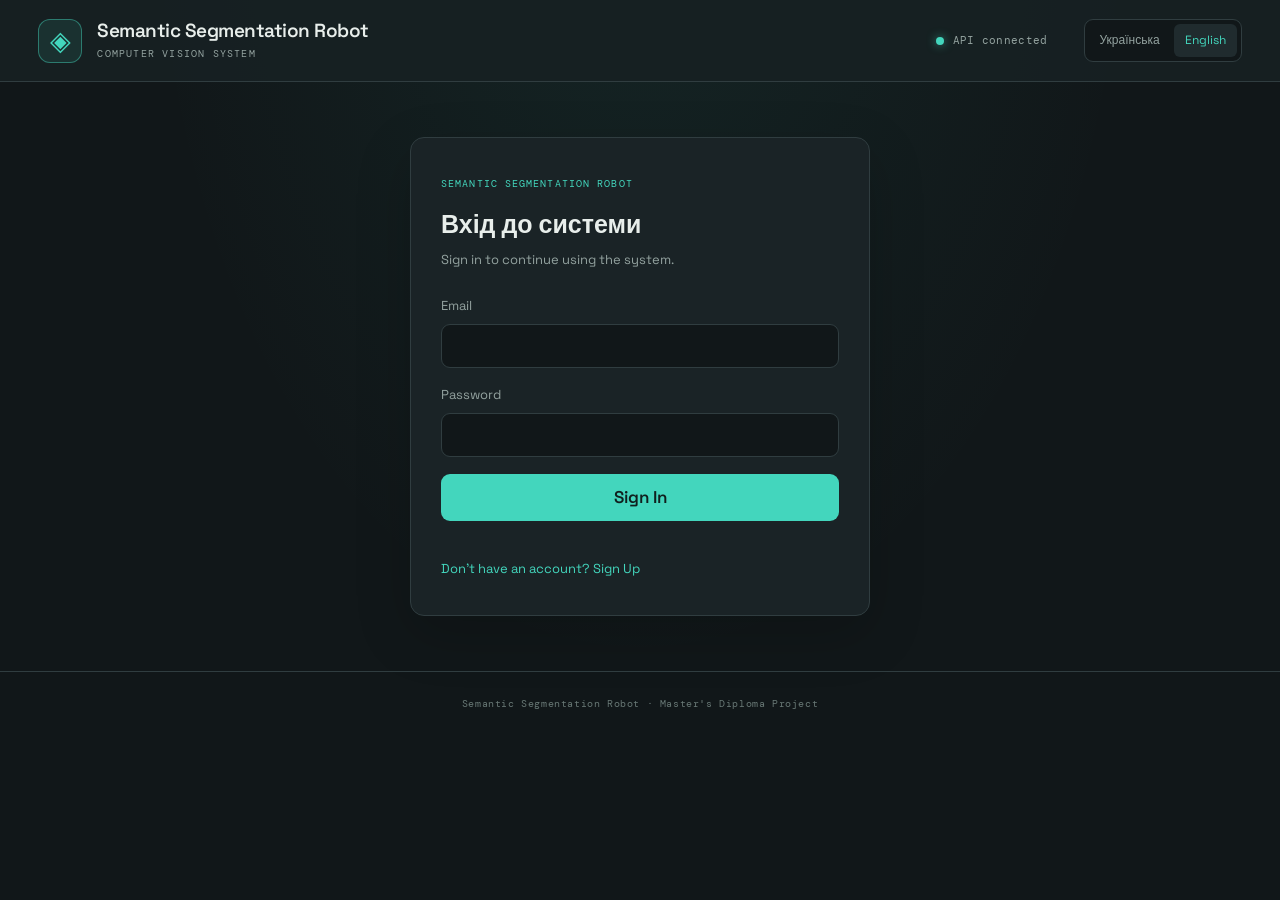
<file: MastersDiploma/frontend/index.html>
<!DOCTYPE html>
<html lang="en" class="auth-pending">
<script>
(function () {
    try {
        if (localStorage.getItem("segmentationLanguage") === "uk") {
            document.documentElement.lang = "uk";
            document.documentElement.classList.add("language-pending");
        }
    } catch (error) {
        console.warn("Could not read language preference:", error);
    }
})();
</script>


<head>
    <meta charset="UTF-8">
    <meta name="viewport" content="width=device-width, initial-scale=1.0">

    <title>Semantic Segmentation Robot</title>

    <link rel="icon" type="image/svg+xml" href="favicon.svg?v=1">
    <link rel="stylesheet" href="css/style.css">
</head>


<body>

<header>

    <div class="brand">

        <div class="brand-icon">
            ◈
        </div>

        <div>

            <h1>
                Semantic Segmentation Robot
            </h1>

            <span>
                Computer Vision System
            </span>

        </div>

    </div>


    <div class="status">

        <div class="status-dot"></div>

        API connected

    </div>


    <div class="language-switch">
        <button type="button" id="lang-uk" class="active">Українська</button>
        <button type="button" id="lang-en">English</button>
    </div>

</header>


<section id="authSection" class="auth-section">
    <div class="auth-card">
        <div class="auth-heading">
            <span class="auth-eyebrow">SEMANTIC SEGMENTATION ROBOT</span>
            <h2 id="authTitle">Вхід до системи</h2>
            <p id="authDescription">Увійдіть, щоб продовжити роботу із системою.</p>
        </div>

        <form id="authForm" class="auth-form">
            <label id="usernameField" class="auth-field" hidden>
                <span>Ім'я користувача</span>
                <input id="authUsername" name="username" type="text"
                       minlength="3" maxlength="50" autocomplete="username">
            </label>

            <label class="auth-field">
                <span>Email</span>
                <input id="authEmail" name="email" type="email"
                       maxlength="120" autocomplete="email" required>
            </label>

            <label class="auth-field">
                <span>Пароль</span>
                <input id="authPassword" name="password" type="password"
                       minlength="8" maxlength="128"
                       autocomplete="current-password" required>
            </label>

            <button id="authSubmit" class="auth-submit" type="submit">Увійти</button>
        </form>

        <p id="authMessage" class="auth-message" role="status" aria-live="polite"></p>

        <button id="authModeToggle" class="auth-mode-toggle" type="button">
            Немає облікового запису? Зареєструватися
        </button>
    </div>
</section>

<div id="accountBar" class="account-bar" hidden>
    <div class="account-info">
        <span class="account-caption">Current user</span>
        <strong id="accountUsername"></strong>
        <span id="accountRole" class="account-role"></span>
    </div>
    <button id="logoutButton" class="logout-button" type="button">Вийти</button>
</div>



<main id="appMain" hidden>

    <nav class="primary-nav" aria-label="Main navigation">
        <div class="primary-nav-links">
            <a href="#datasetPanel" id="navDatasets"
               data-role-nav="datasets" hidden>Datasets</a>
            <a href="#adminPanel" id="navUsers"
               data-role-nav="admin" hidden>Users</a>
            <a href="#resultSection" data-requires-results hidden>Results</a>
            <a href="#obstacleAnalysis" data-requires-results hidden>Environment</a>
            <a href="#processingSection">Segmentation</a>
            <a href="#analysisHistory">History</a>
        </div>
    </nav>

    <!-- ================= ROLE-BASED PANELS ================= -->

    <section id="datasetPanel" class="info-card role-panel" hidden>
        <div class="role-panel-heading">
            <div>
                <span class="role-panel-eyebrow">DATA MANAGEMENT</span>
                <h2>Dataset Management</h2>
                <p>Browse datasets, inspect stored images and upload new images for segmentation.</p>
            </div>
            <button id="refreshDatasetsButton" class="role-action-button" type="button">
                Refresh
            </button>
        </div>

        <div class="role-panel-controls">
            <label for="datasetSelect">Select dataset</label>
            <select id="datasetSelect">
                <option value="">Loading datasets...</option>
            </select>
        </div>

        <div id="datasetSummary" class="role-panel-summary">
            Select a dataset to view its contents.
        </div>

        <div class="dataset-management-toolbar">
            <button id="createDatasetButton" class="role-action-button" type="button">
                Create dataset
            </button>
            <button id="editDatasetButton" class="role-action-button" type="button">
                Edit dataset
            </button>
            <button id="downloadDatasetButton" class="role-action-button" type="button">
                Download Dataset
            </button>
            <button id="downloadDatasetWithSegmentationButton" class="role-action-button" type="button">
                Download Dataset + Segmentation
            </button>
            <button id="deleteDatasetButton" class="role-action-button danger-button" type="button" hidden>
                Delete dataset
            </button>
        </div>

        <div class="dataset-upload-area">
            <label for="importDatasetFile">Import Dataset (ZIP archive)</label>
            <input
                id="importDatasetFile"
                type="file"
                accept=".zip,application/zip"
            >
            <button
                id="importDatasetButton"
                class="role-action-button"
                type="button"
            >
                Import Dataset
            </button>
            <p class="role-panel-hint">
                Import a ZIP archive previously exported from this system.
                Maximum archive size: 500 MB.
            </p>
        </div>

        <div class="dataset-split-generator">
            <h3>Automatic dataset split</h3>
            <p class="role-panel-hint">
                Randomly distribute all images. The same seed and image set
                produce the same split.
            </p>

            <div class="dataset-split-ratios">
                <label for="trainPercent">Train (%)</label>
                <input id="trainPercent" type="number" min="0" max="100"
                       step="1" value="70">

                <label for="valPercent">Validation (%)</label>
                <input id="valPercent" type="number" min="0" max="100"
                       step="1" value="15">

                <label for="testPercent">Test (%)</label>
                <input id="testPercent" type="number" min="0" max="100"
                       step="1" value="15">

                <label for="splitSeed">Random seed</label>
                <input id="splitSeed" type="number" min="0"
                       max="4294967295" step="1" value="42">
            </div>

            <button id="createSplitsButton" class="role-action-button"
                    type="button">
                Generate dataset split
            </button>
        </div>

        <div class="dataset-split-filter">
            <label for="datasetImageSearch">Search images</label>
            <input
                id="datasetImageSearch"
                type="search"
                autocomplete="off"
            >

            <label for="datasetSplitFilter">Filter by split</label>
            <select id="datasetSplitFilter">
                <option value="">All images</option>
            </select>
        </div>

        <div class="dataset-upload-area">
            <label for="datasetFiles">Upload images to selected dataset</label>
            <input
                id="datasetFiles"
                type="file"
                accept="image/jpeg,image/png"
                multiple
            >
            <button id="uploadDatasetButton" class="role-action-button" type="button">
                Upload and process images
            </button>
            <p class="role-panel-hint">Supported formats: JPG, JPEG and PNG. Maximum size: 50 MB per image.</p>
        </div>

        <p id="datasetMessage" class="role-panel-message" aria-live="polite"></p>

        <div class="role-table-wrapper">
            <table class="role-table">
                <thead>
                    <tr>
                        <th>Image</th>
                        <th>Resolution</th>
                        <th>File size</th>
                        <th>Prediction mask</th>
                        <th>Split</th>
                        <th>Move to dataset</th>
                        <th>Actions</th>
                    </tr>
                </thead>
                <tbody id="datasetImagesBody">
                    <tr><td colspan="7">Select a dataset to view images.</td></tr>
                </tbody>
            </table>
        </div>
    </section>

    <section id="adminPanel" class="info-card role-panel" hidden>
        <div class="role-panel-heading">
            <div>
                <span class="role-panel-eyebrow">SYSTEM ADMINISTRATION</span>
                <h2>User Management</h2>
                <p>Manage registered accounts, assign roles and control account access.</p>
            </div>
            <div class="role-panel-actions">
                <button id="toggleCreateUserButton" class="role-action-button" type="button">
                    Add User
                </button>
                <button id="refreshUsersButton" class="role-action-button" type="button">
                    Refresh
                </button>
            </div>
        </div>

        <p id="usersMessage" class="role-panel-message" aria-live="polite"></p>

        <form id="adminCreateUserForm" class="admin-create-user-form" hidden>
            <h3>Create user account</h3>

            <label>
                Username
                <input id="newUsername" name="username"
                    type="text" minlength="3" maxlength="50"
                    pattern="[A-Za-z0-9_. -]+" required>
            </label>

            <label>
                Email
                <input id="newUserEmail" name="email"
                    type="email" maxlength="120" required>
            </label>

            <label>
                Password
                <input id="newUserPassword" name="password"
                    type="password" minlength="8" maxlength="128" required>
            </label>

            <label>
                Role
                <select id="newUserRole" name="role" required>
                    <option value="User">User</option>
                    <option value="Technician">Technician</option>
                    <option value="Administrator">Administrator</option>
                </select>
            </label>

            <button id="createUserSubmitButton"
                class="role-action-button" type="submit">
                Create account
            </button>
        </form>

        <div class="role-table-wrapper">
            <table class="role-table">
                <thead>
                    <tr>
                        <th>ID</th>
                        <th>Username</th>
                        <th>Email</th>
                        <th>Role</th>
                        <th>Status</th>
                        <th>Registration date</th>
                    </tr>
                </thead>
                <tbody id="usersTableBody">
                    <tr><td colspan="6">Loading users...</td></tr>
                </tbody>
            </table>
        </div>

        <p class="role-panel-hint">
            Your own role and account status cannot be changed from this panel.
        </p>
    </section>



    <!-- ================= TITLE ================= -->

    <div class="page-title" id="processingSection">

        <h2>
            Image Segmentation
        </h2>

        <p>
            Upload an image captured by the robot camera and
            analyze its semantic structure using the semantic
            segmentation model.
        </p>

    </div>


    <!-- ================= UPLOAD ================= -->

    <section class="upload-card">

        <label
            class="upload-area"
            id="uploadArea"
            for="fileInput"
        >

            <div class="upload-icon">
                ↑
            </div>

            <h3>
                Upload an image
            </h3>

            <p>
                Click to browse or drag and drop an image here
            </p>

            <p style="margin-top: 5px;">
                JPG, JPEG or PNG
            </p>

        </label>


        <input
            type="file"
            id="fileInput"
            accept="image/jpeg,image/jpg,image/png"
            multiple
        >


        <div
            class="selected-file"
            id="selectedFile"
        ></div>


        <div class="action-row">

            <button
                class="predict-button"
                id="predictButton"
                type="button"
                disabled
            >
                Run segmentation
            </button>

        </div>


        <div
            class="loading"
            id="loading"
        >

            <div class="spinner"></div>

            Processing image...

        </div>


        <div
            class="error"
            id="error"
        ></div>

        <div id="batchProgress" class="batch-progress" style="display:none;"></div>

        <section id="batchResults" class="batch-results" style="display:none;">
            <div class="batch-results-header">
                <h2>Batch Segmentation Results</h2>
                <p id="batchSummary"></p>
            </div>
            <div id="batchResultsGrid" class="batch-results-grid"></div>
        </section>

    </section>






    <!-- ================= RESULTS ================= -->

    <section id="resultSection" style="display: none;">

        <div class="section-header">

            <h2>
                Segmentation Result
            </h2>

            <p>
                Comparison between the original image and the
                generated semantic segmentation result.
            </p>

        </div>


        <!-- ================= IMAGES ================= -->

        <div class="images-grid">

            <!-- ORIGINAL -->

            <div class="image-card">

                <div class="image-card-header">

                    <h3>
                        Original image
                    </h3>

                    <span class="badge">
                        Input
                    </span>

                </div>

                <div class="comparison-selector comparison-selector-placeholder"
                     aria-hidden="true">
                    <span>Display:</span>
                    <span class="selector-placeholder">Original image</span>
                </div>

                <div class="image-wrapper">

                    <img
                        id="originalImage"
                        alt="Original image"
                    >

                </div>

            </div>


            <!-- COMPARISON PANEL 1 -->

            <div class="image-card">

                <div class="image-card-header comparison-header">

                    <h3 id="resultTitle">Segmentation overlay</h3>

                    <span class="badge">View 1</span>

                </div>

                <div class="comparison-selector">
                    <label for="comparisonSelect1">Display:</label>
                    <select id="comparisonSelect1">
                        <option value="overlay">Overlay</option>
                        <option value="mask">Segmentation Mask</option>
                        <option value="traversability">Traversability Map</option>
                        <option value="confidence">Confidence Map</option>
                        <option value="risk">Risk Map</option>
                        <option value="safe_corridor">Safe Corridor</option>
                    </select>
                </div>

                <div class="image-wrapper">
                    <img id="resultImage" alt="First comparison result">
                </div>

            </div>


            <!-- COMPARISON PANEL 2 -->

            <div class="image-card">

                <div class="image-card-header comparison-header">

                    <h3 id="comparisonTitle2">Segmentation mask</h3>

                    <span class="badge">View 2</span>

                </div>

                <div class="comparison-selector">
                    <label for="comparisonSelect2">Display:</label>
                    <select id="comparisonSelect2">
                        <option value="overlay">Overlay</option>
                        <option value="mask" selected>Segmentation Mask</option>
                        <option value="traversability">Traversability Map</option>
                        <option value="confidence">Confidence Map</option>
                        <option value="risk">Risk Map</option>
                        <option value="safe_corridor">Safe Corridor</option>
                    </select>
                </div>

                <div class="image-wrapper">
                    <img id="comparisonImage2" alt="Second comparison result">
                </div>

            </div>

        </div>


        <!-- ================= CONTROLS ================= -->

        <div class="result-controls">

            <div class="view-buttons">

                <button
                    class="view-button active"
                    id="overlayButton"
                    type="button"
                >
                    Overlay
                </button>

                <button
                    class="view-button"
                    id="maskButton"
                    type="button"
                >
                    Mask
                </button>

                <button
                    class="view-button"
                    id="traversabilityButton"
                    type="button"
                >
                    Traversability
                </button>

                <button class="view-button" id="confidenceButton" type="button" disabled>
                    Confidence Map
                </button>

                <button class="view-button" id="riskButton" type="button" disabled>
                    Risk Map
                </button>

                <button class="view-button" id="safeCorridorButton" type="button" disabled>
                    Safe Corridor
                </button>
                </div>


            <div class="download-buttons">

                <a
                    class="download-button"
                    id="downloadOverlay"
                    href="#"
                    download
                >
                    ↓ Download Overlay
                </a>


                <a
                    class="download-button secondary"
                    id="downloadMask"
                    href="#"
                    download
                >
                    ↓ Download Mask
                </a>

                <a
                    class="download-button secondary"
                    id="downloadTraversability"
                    href="#"
                    download
                >
                    ↓ Download Traversability Map
                </a>

                <a class="download-button secondary" id="downloadConfidence"
                   href="#" download style="display:none;">
                    ↓ Download Confidence Map
                </a>

                <a class="download-button secondary" id="downloadDepth"
                   href="#" download style="display:none;">
                    ↓ Download Depth Map
                </a>

                <a class="download-button secondary" id="downloadUncertainty"
                   href="#" download style="display:none;">
                    ↓ Download Uncertainty Map
                </a>

                <a class="download-button secondary" id="downloadRiskMap"
                   href="#" download style="display:none;">
                    ↓ Download Risk Map
                </a>

                <a class="download-button secondary" id="downloadSafeCorridor"
                   href="#" download style="display:none;">
                    ↓ Download Safe Corridor
                </a>


                <a
                    class="download-button secondary"
                    id="downloadArchive"
                    href="#"
                    style="display:none;"
                >
                    ↓ Download All Results (ZIP)
                </a>

            </div>

        </div>


        <div class="traversability-legend mode-legend" id="confidenceLegend" style="display:none;">
            <h3>Confidence Map Legend</h3>

            <div class="traversability-legend-items">
                <div><span class="confidence-color low"></span> <span id="confidenceLowLegend">Low confidence — below 85%</span></div>
                <div><span class="confidence-color medium"></span> <span id="confidenceMediumLegend">Medium confidence — 85–99%</span></div>
                <div><span class="confidence-color high"></span> <span id="confidenceHighLegend">High confidence — 99% and above</span></div>
            </div>

            <div class="confidence-controls">
                <h4>Confidence Thresholds</h4>

                <div class="confidence-control-row">
                    <label for="confidenceLowThreshold">
                        Low threshold: <strong id="confidenceLowThresholdValue">85%</strong>
                    </label>
                    <input id="confidenceLowThreshold" type="range" min="0" max="99" step="1" value="85">
                </div>

                <div class="confidence-control-row">
                    <label for="confidenceHighThreshold">
                        High threshold: <strong id="confidenceHighThresholdValue">99%</strong>
                    </label>
                    <input id="confidenceHighThreshold" type="range" min="1" max="100" step="1" value="99">
                </div>

                <button type="button" id="recalculateConfidence" class="recalculate-button">
                    Recalculate Map
                </button>

                <p id="confidenceStatus" class="confidence-status">
                    Adjust thresholds and recalculate the map.
                </p>
            </div>

            <p>
                Confidence represents the maximum softmax score across classes.
                It is not a calibrated probability that the prediction is correct.
            </p>
        </div>

        <div class="info-card" id="confidenceMetrics" style="display:none; margin-top:16px;">
            <h3>Confidence Metrics</h3>
            <p>Mean confidence: <strong id="meanConfidence">—</strong></p>
            <p>Low-confidence pixels: <strong id="lowConfidence">—</strong></p>
            <p>Medium-confidence pixels: <strong id="mediumConfidence">—</strong></p>
            <p>High-confidence pixels: <strong id="highConfidence">—</strong></p>
        </div>

        <div class="traversability-legend mode-legend" id="traversabilityLegend" style="display:none;">
            <h3>Traversability Legend</h3>
            <div class="traversability-legend-items">
                <div><span class="traversability-color high"></span> High traversability — road, sidewalk</div>
                <div><span class="traversability-color medium"></span> Medium traversability — terrain</div>
                <div><span class="traversability-color low"></span> Low traversability — vegetation</div>
                <div><span class="traversability-color blocked"></span> Not recommended / unknown — other classes</div>
            </div>
            <p>
                This map provides a heuristic estimate based on semantic classes.
                It does not account for physical distance, slope, surface condition,
                obstacle height or robot dimensions.
            </p>

            <div class="traversability-settings" id="traversabilitySettings">
                <h3>Obstacle Inflation</h3>

                <div class="radius-control">
                    <label for="obstacleRadius">
                        Obstacle inflation radius:
                        <strong><span id="obstacleRadiusValue">12</span> px</strong>
                    </label>

                    <input
                        type="range"
                        id="obstacleRadius"
                        min="4"
                        max="30"
                        step="1"
                        value="12"
                    />

                    <div class="radius-range-labels">
                        <span>4 px</span>
                        <span>30 px</span>
                    </div>
                </div>

                <button
                    type="button"
                    class="recalculate-button"
                    id="recalculateTraversability"
                >
                    Recalculate Map
                </button>

                <p id="traversabilityStatus" class="traversability-status"
                   role="status" aria-live="polite">
                    Adjust the radius and recalculate the map.
                </p>

                <div class="traversability-statistics" id="traversabilityStatistics">
                    <h3>Traversability Statistics</h3>

                    <div class="traversability-stat-row">
                        <span><span class="traversability-color high"></span> High</span>
                        <strong>
                            <span id="travHighPercentage">—</span>
                            <small id="travHighPixels">—</small>
                        </strong>
                    </div>

                    <div class="traversability-stat-row">
                        <span><span class="traversability-color medium"></span> Medium</span>
                        <strong>
                            <span id="travMediumPercentage">—</span>
                            <small id="travMediumPixels">—</small>
                        </strong>
                    </div>

                    <div class="traversability-stat-row">
                        <span><span class="traversability-color low"></span> Low</span>
                        <strong>
                            <span id="travLowPercentage">—</span>
                            <small id="travLowPixels">—</small>
                        </strong>
                    </div>

                    <div class="traversability-stat-row">
                        <span><span class="traversability-color blocked"></span>
                            Non-traversable / unknown</span>
                        <strong>
                            <span id="travBlockedPercentage">—</span>
                            <small id="travBlockedPixels">—</small>
                        </strong>
                    </div>
                </div>
            </div>
        </div>

        <div class="traversability-legend mode-legend" id="riskLegend" style="display:none;">
            <h3>Risk Map Legend</h3>

            <div class="traversability-legend-items">
                <div><span class="risk-color low"></span> Low risk — below 30</div>
                <div><span class="risk-color medium"></span> Medium risk — 30–59</div>
                <div><span class="risk-color high"></span> High risk — 60 and above</div>
            </div>

            <p>
                Risk is a heuristic estimate based on semantic class and model confidence.
                It does not represent physical distance or calibrated collision probability.
            </p>
        </div>

        <div class="info-card" id="riskMetrics" style="display:none; margin-top:16px;">
            <h3>Risk Map Statistics</h3>
            <p>Low risk: <strong id="riskLowPercentage">—</strong></p>
            <p>Medium risk: <strong id="riskMediumPercentage">—</strong></p>
            <p>High risk: <strong id="riskHighPercentage">—</strong></p>
            <p>Mean risk: <strong id="meanRisk">—</strong></p>
            <p>Maximum risk: <strong id="maxRisk">—</strong></p>
        </div>

        <div class="traversability-legend mode-legend"
             id="safeCorridorLegend" style="display:none;">
            <h3>Safe Corridor Legend</h3>

            <div class="traversability-legend-items">
                <div>
                    <span class="traversability-color high"></span>
                    Selected safe corridor
                </div>
                <div>
                    <span class="risk-color medium"></span>
                    Estimated centerline
                </div>
            </div>

            <p>
                Image-space heuristic. Not a metric trajectory or a guarantee
                of collision-free motion.
            </p>
        </div>

        <div class="info-card" id="safeCorridorMetrics"
             style="display:none; margin-top:16px;">
            <h3>Safe Corridor Statistics</h3>
            <p>Safe corridor found: <strong id="safeCorridorFound">—</strong></p>
            <p>Corridor area: <strong id="corridorPercentage">—</strong></p>
            <p>Corridor pixels: <strong id="corridorPixels">—</strong></p>
            <p>Mean traversability: <strong id="meanTraversability">—</strong></p>
            <p>Mean risk: <strong id="safeCorridorMeanRisk">—</strong></p>
            <p>Direction: <strong id="safeCorridorDirection">—</strong></p>
        </div>

        <!-- ================= INFORMATION ================= -->

        <div class="info-grid">

            <div class="info-column">

            <!-- IMAGE INFORMATION -->

            <div class="info-card">

                <h3>
                    Image Information
                </h3>


                <div class="info-row">

                    <span class="info-label">
                        Filename
                    </span>

                    <span
                        class="info-value"
                        id="filename"
                    >
                        —
                    </span>

                </div>


                <div class="info-row">

                    <span class="info-label">
                        Original resolution
                    </span>

                    <span
                        class="info-value"
                        id="resolution"
                    >
                        —
                    </span>

                </div>


                <div class="info-row">

                    <span class="info-label">
                        Input tensor
                    </span>

                    <span
                        class="info-value"
                        id="tensor"
                    >
                        —
                    </span>

                </div>


                <div class="info-row">

                    <span class="info-label">
                        Mask resolution
                    </span>

                    <span
                        class="info-value"
                        id="maskResolution"
                    >
                        —
                    </span>

                </div>

                <div class="info-row">
                    <span class="info-label">Segmentation model</span>
                    <span class="info-value" id="modelName">—</span>
                </div>

                <div class="info-row">
                    <span class="info-label">Compute device</span>
                    <span class="info-value" id="computeDevice">—</span>
                </div>

            </div>


                <!-- SEGMENTATION ANALYTICS -->

            <div class="info-card" id="analyticsCard">
                <h3>Segmentation Analytics</h3>

                <div class="info-row">
                    <span class="info-label">Inference time</span>
                    <span class="info-value" id="analyticsInference">—</span>
                </div>

                <div class="info-row">
                    <span class="info-label">Image size</span>
                    <span class="info-value" id="analyticsImageSize">—</span>
                </div>

                <div class="info-row">
                    <span class="info-label">Pixels analyzed</span>
                    <span class="info-value" id="analyticsPixelCount">—</span>
                </div>

                <div class="info-row">
                    <span class="info-label">Classes detected</span>
                    <span class="info-value" id="analyticsClassCount">—</span>
                </div>

                <div class="info-row">
                    <span class="info-label">Input file size</span>
                    <span class="info-value" id="analyticsFileSize">—</span>
                </div>

                <div class="info-row">
                    <span class="info-label">Mask resolution</span>
                    <span class="info-value" id="analyticsMaskSize">—</span>
                </div>

                <div class="info-row">
                    <span class="info-label">Inference throughput</span>
                    <span class="info-value" id="analyticsSpeed">—</span>
                </div>

                <div class="info-row">
                    <span class="info-label">Dominant class</span>
                    <span class="info-value" id="analyticsDominantClass">—</span>
                </div>

                <div class="info-row">
                    <span class="info-label">Top 3 classes coverage</span>
                    <span class="info-value" id="analyticsTopThree">—</span>
                </div>

            </div>

            </div>

            <div class="info-column">
                <div class="info-card" id="analyticsVisualCard">
                    <h3>Class Distribution</h3>
                    <div id="analyticsChart" style="display:flex; flex-direction:column; gap:12px; margin-top:16px;">
                        <span class="no-classes">Run segmentation to view analytics.</span>
                    </div>

                    <h3 style="margin-top: 22px;">Scene Summary</h3>
                    <p id="analyticsSummary" style="color:#667085; font-size:14px; line-height:1.6; margin-top:10px;">
                        The scene report will appear after segmentation.
                    </p>
                </div>
            </div>

        </div>


        <section class="obstacle-section" id="obstacleAnalysis">
            <div class="section-header">
                <h2>Obstacle and Environment Analysis</h2>
                <p>Detection of potential obstacles and surrounding objects.</p>
            </div>

            <div class="obstacle-summary">
                <div class="obstacle-metric">
                    <span>Total obstacles</span>
                    <strong id="obstacleTotal">0</strong>
                </div>

                <div class="obstacle-metric">
                    <span>Dynamic objects</span>
                    <strong id="obstacleDynamic">0</strong>
                </div>

                <div class="obstacle-metric">
                    <span>Static objects</span>
                    <strong id="obstacleStatic">0</strong>
                </div>
            </div>

            <div class="obstacle-content-grid">
                <div class="info-card">
                    <h3>Detected Obstacles</h3>
                    <p class="obstacle-hint">
                        Select an object to highlight its region in the segmentation image.
                    </p>
                    <div id="obstacleList"></div>
                </div>

                <div class="info-card">
                    <h3>Environment Objects</h3>
                    <p class="obstacle-hint">
                        Objects identified as part of the surrounding environment.
                    </p>
                    <div id="environmentObjectList"></div>
                </div>
            </div>

            <p class="obstacle-disclaimer">
                Obstacle detection and object position are based on semantic
                segmentation in image coordinates. They do not represent
                physical distance or guarantee actual collision risk.
            </p>
        </section>

</section>


<!-- Hidden elements retained for existing JavaScript -->
<div id="legacyClassesCompatibility" style="display:none">
    <span id="classCount"></span>
    <div id="classes"></div>
</div>


<section class="info-card" id="analysisHistory" style="margin-top:24px;">
    <h2>Analysis History</h2>
    <p style="color:#667085;font-size:14px;margin:8px 0 16px;">
        The 10 most recent segmentation analyses saved in this browser.
    </p>
    <div id="historyList">
        <p style="color:#667085;">Loading history...</p>
    </div>
</section>

</main>


<footer>

    Semantic Segmentation Robot · Master's Diploma Project

</footer>


<script src="js/language-switch.js"></script>
<script src="js/segmentationView.js"></script>
<script src="js/auth.js"></script>
<script src="js/rolePanels.js"></script>
<script src="js/navigation.js"></script>
<script src="js/segmentationModel.js"></script>
<script src="js/app.js"></script>

<script src="inspector.js"></script>
<script src="js/obstacleView.js"></script>

<script src="js/analytics.js"></script>
<script src="js/history.js"></script>





</body>
</html>
</file>
<file: MastersDiploma/frontend/css/style.css>
@import url('https://fonts.googleapis.com/css2?family=DM+Mono:wght@400;500&family=Space+Grotesk:wght@400;500;600;700&display=swap');

:root {
    --bg: #111719;
    --surface: #1a2326;
    --surface-raised: #202b2e;
    --surface-soft: #182124;
    --border: #303d40;
    --text: #e8eeeb;
    --muted: #93a29f;
    --subtle: #687875;
    --accent: #43d6bd;
    --accent-hover: #65e5ce;
    --accent-soft: rgba(67, 214, 189, 0.10);
    --blue: #82a9bd;
    --orange: #d5a477;
    --danger: #e17e78;
    --radius: 14px;
    --radius-sm: 9px;
    --font-main: 'Space Grotesk', sans-serif;
    --font-mono: 'DM Mono', monospace;
}

* {
    box-sizing: border-box;
}

html {
    scroll-behavior: smooth;
}

html.language-pending body {
    visibility: hidden;
}

body {
    margin: 0;
    min-height: 100vh;
    background:
        radial-gradient(ellipse at 50% -15%, rgba(67, 214, 189, 0.075), transparent 55%),
        var(--bg);
    color: var(--text);
    font-family: var(--font-main);
    font-size: 15px;
    line-height: 1.5;
}

button, input {
    font: inherit;
}

button, a {
    -webkit-tap-highlight-color: transparent;
}

button:focus-visible,
a:focus-visible,
input:focus-visible,
label:focus-visible {
    outline: 2px solid var(--accent);
    outline-offset: 3px;
}

/* ================= HEADER ================= */

header {
    min-height: 82px;
    width: 100%;
    padding: 16px 3%;
    display: grid;
    grid-template-columns: 1fr auto auto;
    align-items: center;
    gap: 36px;
    background: rgba(23, 32, 35, 0.94);
    border-bottom: 1px solid var(--border);
    position: relative;
    z-index: 10;
}

.brand {
    display: flex;
    align-items: center;
    gap: 15px;
    min-width: 0;
}

.brand-icon {
    width: 44px;
    height: 44px;
    flex: 0 0 44px;
    display: grid;
    place-items: center;
    border: 1px solid rgba(67, 214, 189, 0.45);
    border-radius: 12px;
    background: var(--accent-soft);
    color: var(--accent);
    font-size: 27px;
    line-height: 1;
}

.brand h1 {
    margin: 0;
    color: var(--text);
    font-size: 19px;
    font-weight: 600;
    letter-spacing: -0.5px;
    line-height: 1.25;
}

.brand span {
    display: block;
    margin-top: 4px;
    color: var(--muted);
    font-family: var(--font-mono);
    font-size: 10px;
    letter-spacing: 1.2px;
    text-transform: uppercase;
}

.status {
    display: flex;
    align-items: center;
    gap: 9px;
    white-space: nowrap;
    color: var(--muted);
    font-family: var(--font-mono);
    font-size: 11px;
    letter-spacing: 0.3px;
}

.status-dot {
    width: 8px;
    height: 8px;
    flex: 0 0 8px;
    border-radius: 50%;
    background: var(--accent);
    box-shadow: 0 0 10px rgba(67, 214, 189, 0.6);
}

.language-switch {
    display: flex;
    align-items: center;
    padding: 4px;
    gap: 3px;
    background: var(--bg);
    border: 1px solid var(--border);
    border-radius: 9px;
}

.language-switch button {
    padding: 7px 11px;
    border: 0;
    border-radius: 6px;
    background: transparent;
    color: var(--muted);
    cursor: pointer;
    font-size: 12px;
    transition: 0.2s ease;
}

.language-switch button:hover {
    color: var(--text);
}

.language-switch button.active {
    background: var(--surface-raised);
    color: var(--accent);
}

/* ================= PRIMARY NAVIGATION ================= */

html {
    scroll-behavior: smooth;
}

.primary-nav {
    position: sticky;
    top: 0;
    z-index: 9;
    display: flex;
    align-items: center;
    width: 100%;
    margin: 0 auto 30px;
    padding: 13px 16px;
    background: rgba(23, 32, 35, 0.96);
    border: 1px solid var(--border);
    border-radius: 14px;
    box-shadow: 0 8px 24px rgba(0, 0, 0, 0.16);
    backdrop-filter: blur(14px);
}

.primary-nav-links {
    display: flex;
    align-items: center;
    flex-wrap: wrap;
    gap: 12px;
    min-width: 0;
    width: 100%;
}

.primary-nav a {
    display: inline-flex;
    align-items: center;
    justify-content: center;
    min-height: 38px;
    padding: 8px 17px;
    border: 1px solid var(--border);
    border-radius: 9px;
    background: var(--surface-soft);
    color: var(--text);
    font-size: 12px;
    font-weight: 600;
    text-decoration: none;
    white-space: nowrap;
    transition: color 0.18s ease, background 0.18s ease,
                border-color 0.18s ease, transform 0.18s ease;
}

.primary-nav a:hover,
.primary-nav a:focus-visible {
    color: var(--accent);
    background: var(--accent-soft);
    border-color: rgba(67, 214, 189, 0.45);
    outline: none;
    transform: translateY(-1px);
}

html.auth-pending #authSection {
    visibility: hidden;
}

[hidden] {
    display: none !important;
}

@media (max-width: 700px) {
    .primary-nav {
        padding: 10px 12px;
        margin-bottom: 24px;
    }

    .primary-nav-links {
        gap: 9px;
        overflow-x: auto;
        flex-wrap: nowrap;
        padding-bottom: 3px;
    }

    .primary-nav a {
        flex: 0 0 auto;
    }
}

@media (prefers-reduced-motion: reduce) {
    html {
        scroll-behavior: auto;
    }
}

#processingSection,
#resultSection,
#obstacleAnalysis,
#analysisHistory,
#datasetPanel,
#adminPanel {
    scroll-margin-top: 92px;
}

@media (max-width: 700px) {
    .primary-nav {
        align-items: flex-start;
        flex-direction: column;
        gap: 7px;
        padding: 10px 12px;
        margin-bottom: 24px;
    }

    .primary-nav-links {
        width: 100%;
        max-width: 100%;
        padding-bottom: 2px;
    }
}

@media (prefers-reduced-motion: reduce) {
    html {
        scroll-behavior: auto;
    }
}

/* ================= MAIN LAYOUT ================= */

main {
    width: 94%;
    max-width: 1800px;
    margin: 0 auto;
    padding: 55px 0 80px;
}

.page-title {
    max-width: 950px;
    margin: 0 auto 38px;
    text-align: center;
}

.page-title h2 {
    margin: 0;
    color: var(--text);
    font-size: clamp(30px, 4vw, 43px);
    font-weight: 600;
    letter-spacing: -1.7px;
    line-height: 1.15;
}

.page-title p {
    max-width: 800px;
    margin: 15px auto 0;
    color: var(--muted);
    font-size: 15px;
    line-height: 1.8;
}

/* ================= UPLOAD ================= */

.upload-card {
    width: 100%;
    max-width: none;
    margin: 0 auto 58px;
    padding: 24px;
    background: var(--surface);
    border: 1px solid var(--border);
    border-radius: var(--radius);
    box-shadow: 0 18px 50px rgba(0, 0, 0, 0.14);
}

.upload-area {
    min-height: 235px;
    padding: 35px 20px;
    display: flex;
    flex-direction: column;
    align-items: center;
    justify-content: center;
    border: 1px dashed #536763;
    border-radius: 11px;
    background:
        linear-gradient(rgba(67, 214, 189, 0.025), rgba(67, 214, 189, 0.025)),
        var(--surface-soft);
    cursor: pointer;
    text-align: center;
    transition: border-color 0.2s, background 0.2s;
}

.upload-area:hover,
.upload-area.dragover {
    border-color: var(--accent);
    background: rgba(67, 214, 189, 0.07);
}

.upload-icon {
    width: 52px;
    height: 52px;
    margin-bottom: 18px;
    display: grid;
    place-items: center;
    border: 1px solid rgba(67, 214, 189, 0.3);
    border-radius: 14px;
    background: var(--accent-soft);
    color: var(--accent);
    font-size: 29px;
    line-height: 1;
}

.upload-area h3 {
    margin: 0;
    color: var(--text);
    font-size: 18px;
    font-weight: 600;
}

.upload-area p {
    margin: 8px 0 0;
    color: var(--muted);
    font-size: 13px;
}

.upload-area p:last-child {
    color: var(--subtle);
    font-family: var(--font-mono);
    font-size: 10px;
    letter-spacing: 1px;
    text-transform: uppercase;
}

#fileInput {
    display: none;
}

.selected-file {
    min-height: 0;
    margin-top: 14px;
    color: var(--accent);
    font-family: var(--font-mono);
    font-size: 12px;
    overflow-wrap: anywhere;
}

.action-row {
    display: flex;
    justify-content: center;
    margin-top: 20px;
}

.predict-button {
    min-width: 220px;
    padding: 13px 25px;
    border: 1px solid var(--accent);
    border-radius: 8px;
    background: var(--accent);
    color: #10201d;
    font-size: 13px;
    font-weight: 700;
    cursor: pointer;
    transition: 0.2s ease;
}

.predict-button:hover:not(:disabled) {
    background: var(--accent-hover);
    transform: translateY(-1px);
    box-shadow: 0 6px 22px rgba(67, 214, 189, 0.16);
}

.predict-button:disabled {
    border-color: #40514e;
    background: #354441;
    color: #899793;
    cursor: not-allowed;
}

.loading {
    display: none;
    margin-top: 22px;
    align-items: center;
    justify-content: center;
    gap: 12px;
    color: var(--muted);
    font-size: 13px;
}

.spinner {
    width: 18px;
    height: 18px;
    border: 2px solid var(--border);
    border-top-color: var(--accent);
    border-radius: 50%;
    animation: spin 0.8s linear infinite;
}

@keyframes spin {
    to { transform: rotate(360deg); }
}

.error {
    display: none;
    margin-top: 16px;
    padding: 12px 15px;
    border: 1px solid rgba(225, 126, 120, 0.3);
    border-radius: 8px;
    background: rgba(225, 126, 120, 0.08);
    color: var(--danger);
    font-size: 13px;
}

/* ================= SECTION HEADERS ================= */

.section-header {
    margin-bottom: 25px;
}

.section-header h2 {
    margin: 0;
    color: var(--text);
    font-size: 25px;
    font-weight: 600;
    letter-spacing: -0.6px;
}

.section-header p {
    margin: 7px 0 0;
    color: var(--muted);
    font-size: 13px;
}

/* ================= IMAGE COMPARISON ================= */

.images-grid {
    display: grid;
    grid-template-columns: repeat(3, minmax(0, 1fr));
    gap: 20px;
}

.image-card {
    min-width: 0;
    overflow: hidden;
    background: var(--surface);
    border: 1px solid var(--border);
    border-radius: var(--radius);
}

.image-card-header {
    min-height: 59px;
    padding: 15px 18px;
    display: flex;
    align-items: center;
    justify-content: space-between;
    gap: 12px;
    border-bottom: 1px solid var(--border);
}

.image-card-header h3 {
    margin: 0;
    color: var(--text);
    font-size: 14px;
    font-weight: 600;
}

.comparison-header {
    min-width: 0;
}

.comparison-header h3 {
    min-width: 0;
}

.comparison-selector {
    min-height: 48px;
    padding: 8px 12px;
    display: flex;
    align-items: center;
    gap: 8px;
    border-bottom: 1px solid var(--border);
    background: var(--surface);
}

.comparison-selector label {
    flex-shrink: 0;
    color: var(--text-muted);
    font-size: 12px;
}

.comparison-selector select {
    width: 100%;
    min-width: 0;
    padding: 7px 9px;
    border: 1px solid var(--border);
    border-radius: 6px;
    background: var(--surface);
    color: var(--text);
    font: inherit;
    font-size: 12px;
}

.badge {
    padding: 4px 9px;
    border: 1px solid var(--border);
    border-radius: 5px;
    background: var(--surface-soft);
    color: var(--blue);
    font-family: var(--font-mono);
    font-size: 10px;
    letter-spacing: 0.6px;
    text-transform: uppercase;
}

.image-wrapper {
    min-height: 240px;
    height: 340px;
    padding: 12px;
    display: flex;
    align-items: center;
    justify-content: center;
    overflow: hidden;
    background:
        linear-gradient(45deg, #172023 25%, transparent 25%),
        linear-gradient(-45deg, #172023 25%, transparent 25%),
        linear-gradient(45deg, transparent 75%, #172023 75%),
        linear-gradient(-45deg, transparent 75%, #172023 75%),
        #1b2528;
    background-size: 20px 20px;
    background-position: 0 0, 0 10px, 10px -10px, -10px 0;
}

.image-wrapper img {
    display: block;
    max-width: 100%;
    max-height: 100%;
    width: auto;
    height: auto;
    object-fit: contain;
    border-radius: 4px;
}

/* ================= RESULT CONTROLS ================= */

.result-controls {
    margin: 18px 0 30px;
    padding: 13px 16px;
    display: flex;
    align-items: center;
    justify-content: space-between;
    gap: 15px;
    background: var(--surface);
    border: 1px solid var(--border);
    border-radius: 11px;
}

.view-buttons,
.download-buttons {
    display: flex;
    align-items: center;
    flex-wrap: wrap;
    gap: 8px;
}

.view-button,
.download-button {
    min-height: 36px;
    padding: 8px 13px;
    display: inline-flex;
    align-items: center;
    justify-content: center;
    border: 1px solid var(--border);
    border-radius: 7px;
    background: var(--surface-soft);
    color: var(--muted);
    font-size: 12px;
    text-decoration: none;
    cursor: pointer;
    transition: 0.2s ease;
}

.view-button:hover,
.download-button:hover {
    border-color: var(--accent);
    color: var(--text);
}

.view-button.active {
    border-color: rgba(67, 214, 189, 0.5);
    background: var(--accent-soft);
    color: var(--accent);
}

.download-button {
    border-color: rgba(67, 214, 189, 0.35);
    color: var(--accent);
}

.download-button.secondary {
    border-color: var(--border);
    color: var(--muted);
}

/* ================= INFORMATION / ANALYTICS ================= */

.info-grid {
    display: grid;
    grid-template-columns: 1fr 1fr;
    align-items: start;
    gap: 26px;
}

.info-column {
    min-width: 0;
    display: flex;
    flex-direction: column;
    gap: 22px;
}

.info-card {
    min-width: 0;
    padding: 22px;
    background: var(--surface);
    border: 1px solid var(--border);
    border-radius: var(--radius);
}

.info-card h3 {
    margin: 0 0 17px;
    color: var(--text);
    font-size: 15px;
    font-weight: 600;
}

.info-row {
    min-height: 39px;
    padding: 9px 0;
    display: flex;
    align-items: flex-start;
    justify-content: space-between;
    gap: 18px;
    border-bottom: 1px solid rgba(48, 61, 64, 0.7);
}

.info-row:last-child {
    border-bottom: 0;
}

.info-label {
    color: var(--muted);
    font-size: 12px;
}

.info-value {
    max-width: 58%;
    color: var(--text);
    font-family: var(--font-mono);
    font-size: 11px;
    text-align: right;
    overflow-wrap: anywhere;
}

#analyticsChart {
    margin-top: 16px;
}

#analyticsSummary {
    color: var(--muted) !important;
    font-size: 13px !important;
    line-height: 1.8 !important;
}

#analyticsChart > div {
    min-width: 0;
}

#analyticsChart span {
    color: var(--muted);
    font-size: 12px;
}

#analyticsChart .no-classes {
    color: var(--subtle);
    font-size: 12px;
}

/* ================= CLASS LIST ================= */

.classes {
    display: flex;
    flex-wrap: wrap;
    gap: 8px;
}

.class-tag {
    padding: 6px 10px;
    border: 1px solid var(--border);
    border-radius: 6px;
    background: var(--surface-soft);
    color: var(--muted);
    font-size: 11px;
}

/* ================= HISTORY ================= */

#analysisHistory {
    margin-top: 28px;
}

#analysisHistory h2 {
    margin: 0;
    color: var(--text);
    font-size: 20px;
    font-weight: 600;
}

#analysisHistory > p {
    color: var(--muted) !important;
    font-size: 13px !important;
    line-height: 1.6;
}

#historyList {
    display: flex;
    flex-direction: column;
    gap: 10px;
}

#historyList > p {
    color: var(--muted);
    font-size: 13px;
}

/* ================= FOOTER ================= */

footer {
    padding: 24px 20px;
    border-top: 1px solid var(--border);
    color: var(--subtle);
    font-family: var(--font-mono);
    font-size: 10px;
    letter-spacing: 0.6px;
    text-align: center;
}

/* ================= LARGE SCREENS ================= */

@media (min-width: 1500px) {
    main {
        width: 94%;
        max-width: 1800px;
    }

    .page-title {
        max-width: 950px;
    }

    .page-title p {
        max-width: 800px;
    }

    .images-grid,
    .info-grid {
        gap: 26px;
    }

    .image-wrapper {
        height: 460px;
    }
}

/* ================= RESPONSIVE ================= */

@media (max-width: 900px) {
    header {
        grid-template-columns: 1fr auto;
        gap: 15px;
    }

    .status {
        display: none;
    }

    main {
        width: 92%;
        padding-top: 42px;
    }

    .images-grid {
        grid-template-columns: repeat(2, minmax(0, 1fr));
    }

    .images-grid .image-card:first-child {
        grid-column: 1 / -1;
    }

    .image-wrapper {
        height: 320px;
    }

    .info-grid {
        grid-template-columns: 1fr;
    }
}

@media (max-width: 620px) {
    header {
        padding: 14px 4%;
        grid-template-columns: 1fr;
        justify-items: center;
        gap: 14px;
    }

    .brand {
        width: 100%;
        justify-content: center;
    }

    .brand h1 {
        font-size: 16px;
    }

    .brand-icon {
        width: 39px;
        height: 39px;
        flex-basis: 39px;
    }

    .language-switch {
        justify-self: center;
    }

    main {
        width: 92%;
        padding: 35px 0 55px;
    }

    .page-title {
        margin-bottom: 27px;
    }

    .page-title h2 {
        font-size: 30px;
    }

    .page-title p {
        font-size: 13px;
    }

    .upload-card {
        padding: 13px;
        margin-bottom: 42px;
    }

    .upload-area {
        min-height: 210px;
        padding: 25px 12px;
    }

    .images-grid {
        grid-template-columns: 1fr;
        gap: 15px;
    }

    .images-grid .image-card:first-child {
        grid-column: auto;
    }

    .image-wrapper {
        height: 280px;
        min-height: 200px;
    }

    .result-controls {
        align-items: stretch;
        flex-direction: column;
    }

    .view-buttons,
    .download-buttons {
        justify-content: center;
    }

    .download-button {
        flex: 1;
    }

    .info-card {
        padding: 17px;
    }

    .info-row {
        gap: 10px;
    }

    .info-label {
        font-size: 11px;
    }

    .info-value {
        font-size: 10px;
    }
}

/* =========================================
   TYPOGRAPHY IMPROVEMENTS
========================================= */

body {
    font-size: 17px;
    line-height: 1.6;
}

/* Section headings */
.section-header h2 {
    font-size: 30px;
}

.section-header p {
    font-size: 16px;
}

/* Image cards */
.image-card-header h3 {
    font-size: 17px;
}

.badge {
    font-size: 12px;
    padding: 5px 10px;
}

/* Image controls */
.view-button,
.download-button {
    font-size: 14px;
    min-height: 42px;
    padding: 10px 16px;
}

/* Information cards */
.info-card {
    padding: 28px;
}

.info-card h3 {
    font-size: 21px;
    margin-bottom: 20px;
}

.info-row {
    min-height: 46px;
    padding: 12px 0;
    gap: 20px;
}

.info-label {
    font-size: 15px;
    line-height: 1.5;
}

.info-value {
    font-size: 14px;
    max-width: 62%;
    line-height: 1.5;
}

/* Class Distribution */
#analyticsChart {
    gap: 16px !important;
    margin-top: 22px !important;
}

#analyticsChart span {
    font-size: 15px !important;
}

#analyticsChart .no-classes {
    font-size: 15px !important;
}

/* Scene Summary */
#analyticsSummary {
    font-size: 16px !important;
    line-height: 1.8 !important;
}

/* Class tags */
.class-tag {
    font-size: 14px;
    padding: 8px 12px;
}

/* Analysis history */
#analysisHistory h2 {
    font-size: 24px;
}

#analysisHistory > p,
#historyList > p {
    font-size: 15px !important;
}

/* Main page */
.page-title p {
    font-size: 17px;
}

/* Upload */
.upload-area h3 {
    font-size: 21px;
}

.upload-area p {
    font-size: 15px;
}

.predict-button {
    font-size: 15px;
}

/* Image information and analytics layout */
.info-grid {
    gap: 30px;
}

.info-column {
    gap: 26px;
}

/* Inspector positioning */
.image-wrapper {
    position: relative;
}

/* Responsive */
@media (max-width: 620px) {
    .info-card h3 {
        font-size: 19px;
    }

    .info-label {
        font-size: 14px;
    }

    .info-value {
        font-size: 13px;
    }

    #analyticsChart span {
        font-size: 14px !important;
    }

    #analyticsSummary {
        font-size: 15px !important;
    }
}

/* ================= OBSTACLE ANALYSIS ================= */

.obstacle-section {
    margin-top: 34px;
}

.obstacle-summary {
    display: grid;
    grid-template-columns: repeat(3, minmax(0, 1fr));
    gap: 18px;
    margin-bottom: 24px;
}

.obstacle-metric {
    padding: 22px 24px;
    display: flex;
    flex-direction: column;
    gap: 10px;
    background: var(--surface);
    border: 1px solid var(--border);
    border-radius: var(--radius);
}

.obstacle-metric span {
    color: var(--muted);
    font-size: 14px;
}

.obstacle-metric strong {
    color: var(--accent);
    font-family: var(--font-mono);
    font-size: 30px;
    font-weight: 600;
}

.obstacle-content-grid {
    display: grid;
    grid-template-columns: repeat(2, minmax(0, 1fr));
    align-items: start;
    gap: 26px;
}

.obstacle-hint {
    margin: -8px 0 18px;
    color: var(--muted);
    font-size: 13px;
    line-height: 1.6;
}

.obstacle-group-title {
    margin: 20px 0 10px;
    color: var(--text);
    font-size: 14px;
    font-weight: 600;
}

.obstacle-group-title:first-child {
    margin-top: 0;
}

.obstacle-item {
    width: 100%;
    min-width: 0;
    margin-bottom: 9px;
    padding: 13px 14px;
    display: flex;
    align-items: center;
    gap: 12px;
    text-align: left;
    background: var(--surface-soft);
    border: 1px solid var(--border);
    border-radius: 8px;
    color: var(--text);
    cursor: pointer;
    transition: border-color 0.2s ease, background 0.2s ease;
}

.obstacle-item:hover {
    border-color: var(--accent);
    background: var(--accent-soft);
}

.obstacle-item-main {
    min-width: 0;
    flex: 1;
    display: flex;
    flex-direction: column;
    gap: 4px;
}

.obstacle-item-main strong {
    font-size: 14px;
    font-weight: 600;
}

.obstacle-item-details {
    color: var(--muted);
    font-size: 12px;
}

.obstacle-item-meta {
    flex-shrink: 0;
    color: var(--muted);
    font-family: var(--font-mono);
    font-size: 11px;
}

.obstacle-category {
    flex-shrink: 0;
    padding: 4px 7px;
    border: 1px solid var(--border);
    border-radius: 5px;
    color: var(--muted);
    font-size: 10px;
    text-transform: uppercase;
}

.obstacle-category.dynamic {
    color: #e6a36f;
    border-color: rgba(230, 163, 111, 0.35);
}

.obstacle-category.static {
    color: var(--blue);
    border-color: rgba(100, 160, 220, 0.35);
}

.obstacle-category.environment {
    color: var(--accent);
    border-color: rgba(67, 214, 189, 0.35);
}

.obstacle-empty {
    padding: 14px 0;
    color: var(--muted);
    font-size: 13px;
}

.obstacle-disclaimer {
    margin: 18px 0 0;
    color: var(--muted);
    font-size: 12px;
    line-height: 1.7;
}

@media (max-width: 800px) {
    .obstacle-content-grid {
        grid-template-columns: 1fr;
    }
}

@media (max-width: 620px) {
    .obstacle-summary {
        grid-template-columns: 1fr;
        gap: 12px;
    }

    .obstacle-metric {
        padding: 16px 18px;
    }

    .obstacle-metric strong {
        font-size: 25px;
    }

    .obstacle-item {
        flex-wrap: wrap;
    }
}



/* ================= TRAVERSABILITY MAP UI ================= */

.traversability-legend {
    margin: 18px 0 26px;
    padding: 20px 24px;
    background: var(--surface);
    border: 1px solid var(--border);
    border-radius: var(--radius);
}

.traversability-legend h3 {
    margin: 0 0 16px;
    color: var(--text);
    font-size: 18px;
}

.traversability-legend-items {
    display: grid;
    grid-template-columns: repeat(2, minmax(0, 1fr));
    gap: 13px 24px;
}

.traversability-legend-items > div {
    display: flex;
    align-items: center;
    gap: 10px;
    color: var(--muted);
    font-size: 14px;
}

.traversability-color {
    width: 15px;
    height: 15px;
    flex: 0 0 15px;
    border-radius: 4px;
}

.traversability-color.high {
    background: rgb(65, 180, 110);
}

.traversability-color.medium {
    background: rgb(235, 205, 65);
}

.traversability-color.low {
    background: rgb(240, 145, 55);
}

.traversability-color.blocked {
    background: rgb(220, 65, 65);
}

.traversability-legend p {
    margin: 17px 0 0;
    color: var(--muted);
    font-size: 12px;
    line-height: 1.6;
}

@media (max-width: 620px) {
    .traversability-legend-items {
        grid-template-columns: 1fr;
    }
}


/* ================= MODE LEGENDS ================= */

.mode-legend,
#confidenceMetrics {
    font-family: inherit;
}

.mode-legend h3,
#confidenceMetrics h3 {
    font-family: inherit;
    font-size: 18px;
    font-weight: 600;
    line-height: 1.4;
    margin-bottom: 14px;
}

.confidence-color {
    display: inline-block;
    flex-shrink: 0;
    width: 14px;
    height: 14px;
    margin-right: 8px;
    border-radius: 3px;
    vertical-align: middle;
}

.confidence-color.low {
    background: #e74c3c;
}

.confidence-color.medium {
    background: #f1c40f;
}

.confidence-color.high {
    background: #2ecc71;
}

/* ================= COMPACT DESKTOP LAYOUT ================= */

@media (min-width: 769px) {
    main {
        padding-top: 32px;
        padding-bottom: 45px;
    }

    .page-title {
        margin-bottom: 26px;
    }

    .page-title h2 {
        font-size: clamp(28px, 3.5vw, 39px);
    }

    .page-title p {
        margin-top: 10px;
        line-height: 1.6;
    }

    .upload-card {
        margin-bottom: 36px;
        padding: 20px;
    }

    .upload-area {
        min-height: 190px;
        padding: 25px 20px;
    }

    .upload-icon {
        margin-bottom: 12px;
    }

    .images-grid {
        gap: 20px;
    }

    .image-card-header {
        min-height: 50px;
        padding: 12px 16px;
    }

    .image-wrapper {
        height: clamp(300px, 42vh, 400px);
        min-height: 300px;
        padding: 10px;
    }

    .result-controls {
        margin-top: 14px;
    }

    .mode-legend,
    #confidenceMetrics {
        margin-top: 12px;
        padding: 16px;
    }
}


/* ================= TRAVERSABILITY SETTINGS ================= */

.traversability-settings {
    margin-top: 22px;
    padding-top: 20px;
    border-top: 1px solid var(--border);
}

.traversability-settings h3 {
    margin: 0 0 14px;
    color: var(--text);
    font-size: 16px;
}

.radius-control {
    max-width: 520px;
}

.radius-control label {
    display: flex;
    justify-content: space-between;
    gap: 12px;
    color: var(--text);
    font-size: 13px;
}

.radius-control input[type="range"] {
    width: 100%;
    margin: 15px 0 4px;
    accent-color: var(--accent);
    cursor: pointer;
}

.radius-range-labels {
    display: flex;
    justify-content: space-between;
    color: var(--muted);
    font-size: 11px;
}

.recalculate-button {
    margin-top: 18px;
    min-height: 38px;
    padding: 9px 16px;
    border: 1px solid var(--accent);
    border-radius: 7px;
    background: var(--accent-soft);
    color: var(--accent);
    font-size: 13px;
    font-weight: 600;
    cursor: pointer;
}

.recalculate-button:hover {
    filter: brightness(1.08);
}

.recalculate-button:disabled {
    opacity: 0.55;
    cursor: wait;
}

.traversability-status {
    margin: 10px 0 0 !important;
    font-size: 12px !important;
}

.traversability-statistics {
    max-width: 620px;
    margin-top: 22px;
}

.traversability-statistics h3 {
    margin-bottom: 12px;
}

.traversability-stat-row {
    display: flex;
    justify-content: space-between;
    align-items: center;
    gap: 16px;
    padding: 10px 0;
    border-bottom: 1px solid var(--border);
    color: var(--text);
    font-size: 13px;
}

.traversability-stat-row > span {
    display: flex;
    align-items: center;
    gap: 9px;
}

.traversability-stat-row strong {
    display: flex;
    flex-direction: column;
    align-items: flex-end;
    gap: 2px;
    white-space: nowrap;
}

.traversability-stat-row small {
    color: var(--muted);
    font-size: 11px;
    font-weight: 400;
}

@media (max-width: 620px) {
    .traversability-stat-row {
        font-size: 12px;
    }

    .radius-control label {
        flex-wrap: wrap;
    }
}

/* =========================================
   UNIFORM THREE-PANEL IMAGE COMPARISON
========================================= */

.images-grid {
    display: grid;
    grid-template-columns: repeat(3, minmax(0, 1fr));
    align-items: stretch;
    gap: 20px;
}

.images-grid > .image-card {
    display: flex;
    flex-direction: column;
    min-width: 0;
    height: 100%;
    box-sizing: border-box;
}

/* Identical header height for all comparison cards */
.images-grid .image-card-header {
    min-height: 112px;
    height: 112px;
    box-sizing: border-box;
    display: flex;
    flex-direction: column;
    align-items: stretch;
    justify-content: flex-start;
    gap: 9px;
    padding: 12px 14px;
}

.images-grid .image-card-header h3 {
    min-height: 18px;
    line-height: 18px;
    margin: 0;
}

.images-grid .image-card-header .badge {
    align-self: flex-start;
}

.images-grid .image-card-header select,
.images-grid .image-card-header .comparison-selector {
    width: 100%;
    max-width: 100%;
    min-width: 0;
    box-sizing: border-box;
}

/* All image areas have exactly the same dimensions */
.images-grid .image-wrapper {
    width: 100%;
    height: 340px;
    min-height: 340px;
    flex: 0 0 340px;
    box-sizing: border-box;
    padding: 12px;
    display: flex;
    align-items: center;
    justify-content: center;
    overflow: hidden;
}

.images-grid .image-wrapper img {
    display: block;
    width: auto;
    height: auto;
    max-width: 100%;
    max-height: 100%;
    object-fit: contain;
    object-position: center;
}

/* Tablet */
@media (max-width: 1000px) {
    .images-grid {
        grid-template-columns: repeat(2, minmax(0, 1fr));
    }

    .images-grid .image-wrapper {
        height: 320px;
        min-height: 320px;
        flex-basis: 320px;
    }
}

/* Mobile */
@media (max-width: 620px) {
    .images-grid {
        grid-template-columns: minmax(0, 1fr);
        gap: 16px;
    }

    .images-grid .image-card-header {
        min-height: 100px;
        height: 100px;
    }

    .images-grid .image-wrapper {
        height: 280px;
        min-height: 280px;
        flex-basis: 280px;
    }
}


/* =========================================
   FINAL ALIGNMENT: THREE COMPARISON PANELS
========================================= */

.images-grid {
    align-items: stretch;
    gap: 20px;
}

.images-grid > .image-card {
    display: flex;
    flex-direction: column;
    min-width: 0;
}

/* Compact and identical card headers */
.images-grid .image-card-header {
    height: 82px !important;
    min-height: 82px !important;
    box-sizing: border-box;
    padding: 7px 12px !important;
    display: grid !important;
    grid-template-columns: minmax(0, 1fr) auto;
    grid-template-rows: 24px 32px;
    align-content: center;
    align-items: center;
    column-gap: 8px;
    row-gap: 3px;
}

.images-grid .image-card-header h3 {
    margin: 0;
    line-height: 20px;
    min-width: 0;
}

.images-grid .image-card-header .badge {
    justify-self: end;
    white-space: nowrap;
}

/* Selectors occupy the second row */
.images-grid .image-card-header select,
.images-grid .image-card-header .comparison-selector {
    grid-column: 1 / -1;
    width: 100%;
    min-width: 0;
    height: 30px;
    margin: 0;
    box-sizing: border-box;
}

/* Same image frame height and alignment */
.images-grid .image-wrapper {
    height: 340px !important;
    min-height: 340px !important;
    flex: 0 0 340px !important;
    margin: 0;
    padding: 10px;
    display: flex;
    align-items: center;
    justify-content: center;
    box-sizing: border-box;
}

.images-grid .image-wrapper img {
    width: auto;
    height: auto;
    max-width: 100%;
    max-height: 100%;
    object-fit: contain;
    object-position: center;
}

@media (max-width: 1000px) {
    .images-grid .image-wrapper {
        height: 320px !important;
        min-height: 320px !important;
        flex-basis: 320px !important;
    }
}

@media (max-width: 620px) {
    .images-grid .image-card-header {
        height: 76px !important;
        min-height: 76px !important;
    }

    .images-grid .image-wrapper {
        height: 280px !important;
        min-height: 280px !important;
        flex-basis: 280px !important;
    }
}


/* FINAL FIX: compact and aligned comparison cards */

.images-grid {
    align-items: stretch;
    gap: 20px;
}

/* All card headers have the same compact height */
.images-grid .image-card-header {
    height: 64px !important;
    min-height: 64px !important;
    padding: 8px 12px !important;
    box-sizing: border-box;
    display: flex !important;
    flex-direction: row;
    align-items: center;
    justify-content: space-between;
    gap: 8px;
}

/* Hide unnecessary empty selector space in the original card.
   Keep image position aligned with the other two cards. */
.images-grid .image-card:first-child .image-card-header {
    height: 64px !important;
    min-height: 64px !important;
}

/* Compact titles */
.images-grid .image-card-header h3 {
    margin: 0;
    font-size: 13px;
    line-height: 18px;
}

/* Compact badges */
.images-grid .image-card-header .badge {
    padding: 3px 7px;
    font-size: 9px;
}

/* Compact dropdowns in comparison panels */
.images-grid .image-card-header select,
.images-grid .image-card-header .comparison-selector {
    height: 28px;
    min-height: 28px;
    padding-top: 3px;
    padding-bottom: 3px;
    font-size: 12px;
}

/* Identical image starting position and frame size */
.images-grid .image-wrapper {
    height: 340px !important;
    min-height: 340px !important;
    flex: 0 0 340px !important;
    margin: 0;
    padding: 10px;
    box-sizing: border-box;
    display: flex;
    align-items: center;
    justify-content: center;
}

.images-grid .image-wrapper img {
    width: auto;
    height: auto;
    max-width: 100%;
    max-height: 100%;
    object-fit: contain;
    object-position: center;
}

@media (max-width: 1000px) {
    .images-grid .image-wrapper {
        height: 320px !important;
        min-height: 320px !important;
        flex-basis: 320px !important;
    }
}

@media (max-width: 620px) {
    .images-grid .image-wrapper {
        height: 280px !important;
        min-height: 280px !important;
        flex-basis: 280px !important;
    }
}


/* FINAL FIX: compact and aligned comparison cards */

.images-grid {
    align-items: stretch;
    gap: 20px;
}

/* All card headers have the same compact height */
.images-grid .image-card-header {
    height: 64px !important;
    min-height: 64px !important;
    padding: 8px 12px !important;
    box-sizing: border-box;
    display: flex !important;
    flex-direction: row;
    align-items: center;
    justify-content: space-between;
    gap: 8px;
}

/* Hide unnecessary empty selector space in the original card.
   Keep image position aligned with the other two cards. */
.images-grid .image-card:first-child .image-card-header {
    height: 64px !important;
    min-height: 64px !important;
}

/* Compact titles */
.images-grid .image-card-header h3 {
    margin: 0;
    font-size: 13px;
    line-height: 18px;
}

/* Compact badges */
.images-grid .image-card-header .badge {
    padding: 3px 7px;
    font-size: 9px;
}

/* Compact dropdowns in comparison panels */
.images-grid .image-card-header select,
.images-grid .image-card-header .comparison-selector {
    height: 28px;
    min-height: 28px;
    padding-top: 3px;
    padding-bottom: 3px;
    font-size: 12px;
}

/* Identical image starting position and frame size */
.images-grid .image-wrapper {
    height: 340px !important;
    min-height: 340px !important;
    flex: 0 0 340px !important;
    margin: 0;
    padding: 10px;
    box-sizing: border-box;
    display: flex;
    align-items: center;
    justify-content: center;
}

.images-grid .image-wrapper img {
    width: auto;
    height: auto;
    max-width: 100%;
    max-height: 100%;
    object-fit: contain;
    object-position: center;
}

@media (max-width: 1000px) {
    .images-grid .image-wrapper {
        height: 320px !important;
        min-height: 320px !important;
        flex-basis: 320px !important;
    }
}

@media (max-width: 620px) {
    .images-grid .image-wrapper {
        height: 280px !important;
        min-height: 280px !important;
        flex-basis: 280px !important;
    }
}


/* Align Original image with comparison images */
.images-grid > .image-card:first-child .image-wrapper img {
    position: relative;
    top: 15px;
}


/* Restore original three-image layout */
.images-grid > .image-card .image-wrapper img {
    position: static !important;
    top: auto !important;
    transform: none !important;
}


/* Equal vertical structure for all three image panels */
.images-grid > .image-card > .comparison-selector {
    min-height: 44px;
    box-sizing: border-box;
    display: flex;
    align-items: center;
    gap: 8px;
    padding: 7px 12px;
}

.images-grid > .image-card > .comparison-selector-placeholder {
    visibility: hidden;
    pointer-events: none;
}

.images-grid .image-wrapper img {
    position: static !important;
    top: auto !important;
    transform: none !important;
}


/* ================= BATCH SEGMENTATION ================= */

.batch-progress {
    margin-top: 18px;
    padding: 12px 16px;
    border: 1px solid var(--border);
    border-radius: 8px;
    color: var(--muted);
    font-size: 13px;
    text-align: center;
}

.batch-results {
    margin-top: 30px;
}

.batch-results-header {
    margin-bottom: 18px;
}

.batch-results-header h2 {
    margin: 0;
    color: var(--text);
    font-size: 21px;
}

.batch-results-header p {
    margin: 7px 0 0;
    color: var(--muted);
    font-size: 13px;
}

.batch-results-grid {
    display: grid;
    grid-template-columns: repeat(auto-fit, minmax(260px, 1fr));
    gap: 18px;
}

.batch-result-card {
    min-width: 0;
    padding: 15px;
    border: 1px solid var(--border);
    border-radius: 10px;
    background: var(--surface-soft);
}

.batch-result-card h3 {
    margin: 0 0 10px;
    overflow-wrap: anywhere;
    color: var(--text);
    font-size: 14px;
}

.batch-result-card img {
    display: block;
    width: 100%;
    max-height: 220px;
    object-fit: contain;
    border-radius: 7px;
    background: #111;
}

.batch-result-status {
    margin: 9px 0;
    color: var(--muted);
    font-size: 12px;
}

.batch-result-links {
    display: flex;
    flex-wrap: wrap;
    gap: 8px;
    margin-top: 12px;
}

.batch-result-links a {
    padding: 7px 10px;
    border: 1px solid var(--border);
    border-radius: 6px;
    color: var(--accent);
    font-size: 11px;
    text-decoration: none;
}

.batch-result-links a:hover {
    border-color: var(--accent);
}

.batch-result-card.failed {
    border-color: var(--danger);
}

.batch-result-card.failed .batch-result-status {
    color: var(--danger);
}



/* Clickable batch result cards */
.batch-result-card-clickable {
    cursor: pointer;
    transition: border-color 0.18s ease, box-shadow 0.18s ease,
                transform 0.18s ease;
}

.batch-result-card-clickable:hover {
    border-color: #667085;
    box-shadow: 0 4px 14px rgba(16, 24, 40, 0.12);
    transform: translateY(-2px);
}

.batch-result-card-clickable:focus-visible {
    outline: 3px solid #84adff;
    outline-offset: 3px;
}

.batch-result-card-clickable.is-selected {
    border: 2px solid #1570ef;
    box-shadow: 0 0 0 3px rgba(21, 112, 239, 0.12);
}


/* Confidence threshold controls */
.confidence-controls {
    margin: 18px 0;
    padding: 16px;
    border: 1px solid #e4e7ec;
    border-radius: 10px;
    background: rgba(255, 255, 255, 0.65);
}

.confidence-controls h4 {
    margin: 0 0 14px;
}

.confidence-control-row {
    display: flex;
    flex-direction: column;
    gap: 8px;
    margin: 12px 0;
}

.confidence-control-row input[type="range"] {
    width: 100%;
    cursor: pointer;
}

.confidence-status {
    min-height: 1.4em;
    margin: 10px 0 0;
    font-size: 0.9rem;
    color: #475467;
}

.confidence-controls .recalculate-button {
    margin-top: 8px;
}


/* ================= COMPACT CONFIDENCE CONTROLS ================= */

#confidenceLegend h3 {
    margin: 0 0 10px;
    font-size: 15px;
}

#confidenceLegend .traversability-legend-items {
    gap: 7px 14px;
}

#confidenceLegend .traversability-legend-items > div {
    gap: 6px;
    font-size: 11px;
}

#confidenceLegend .confidence-color {
    width: 10px;
    height: 10px;
    margin-right: 2px;
}

.confidence-controls {
    width: 100%;
    max-width: 520px;
    margin-top: 12px;
    padding: 11px 13px;
    background: var(--surface-soft);
    border: 1px solid var(--border);
    border-radius: var(--radius-sm);
    color: var(--text);
}

.confidence-controls h4 {
    margin: 0 0 9px;
    color: var(--text);
    font-size: 12px;
    font-weight: 600;
}

.confidence-control-row {
    display: grid;
    grid-template-columns: 125px minmax(100px, 1fr);
    align-items: center;
    gap: 10px;
    margin: 7px 0;
}

.confidence-control-row label {
    color: var(--muted);
    font-size: 10px;
    line-height: 1.35;
}

.confidence-control-row label strong {
    color: var(--accent);
    font-family: var(--font-mono);
    font-size: 10px;
    font-weight: 500;
}

.confidence-control-row input[type="range"] {
    width: 100%;
    height: 4px;
    margin: 0;
    padding: 0;
    appearance: none;
    -webkit-appearance: none;
    background: transparent;
    accent-color: var(--accent);
    cursor: pointer;
}

.confidence-control-row input[type="range"]::-webkit-slider-runnable-track {
    height: 4px;
    background: var(--border);
    border-radius: 99px;
}

.confidence-control-row input[type="range"]::-webkit-slider-thumb {
    width: 12px;
    height: 12px;
    margin-top: -4px;
    appearance: none;
    -webkit-appearance: none;
    background: var(--accent);
    border: 2px solid var(--surface);
    border-radius: 50%;
}

.confidence-control-row input[type="range"]::-moz-range-track {
    height: 4px;
    background: var(--border);
    border-radius: 99px;
}

.confidence-control-row input[type="range"]::-moz-range-thumb {
    width: 9px;
    height: 9px;
    background: var(--accent);
    border: 2px solid var(--surface);
    border-radius: 50%;
}

.confidence-controls .recalculate-button {
    min-height: 29px;
    margin-top: 7px;
    padding: 5px 11px;
    border: 1px solid rgba(67, 214, 189, 0.4);
    border-radius: 7px;
    background: var(--accent);
    color: #10201d;
    font-family: var(--font-main);
    font-size: 10px;
    font-weight: 600;
    line-height: 1.2;
    box-shadow: none;
    cursor: pointer;
}

.confidence-controls .recalculate-button:hover {
    background: var(--accent-hover);
    border-color: var(--accent-hover);
}

.confidence-controls .recalculate-button:disabled {
    opacity: 0.55;
    cursor: wait;
}

.confidence-status {
    min-height: 0;
    margin: 6px 0 0;
    color: var(--muted);
    font-size: 10px;
    line-height: 1.4;
}

#confidenceLegend > p {
    margin-top: 10px;
    font-size: 10px;
    line-height: 1.45;
}

#confidenceMetrics {
    max-width: 520px;
    padding: 11px 13px;
}

#confidenceMetrics h3 {
    margin: 0 0 7px;
    font-size: 13px;
}

#confidenceMetrics p {
    margin: 4px 0;
    color: var(--muted);
    font-size: 10px;
}

#confidenceMetrics strong {
    color: var(--accent);
    font-family: var(--font-mono);
    font-weight: 500;
}

@media (max-width: 520px) {
    .confidence-control-row {
        grid-template-columns: 105px minmax(90px, 1fr);
        gap: 7px;
    }
}


/* CONFIDENCE LEGEND — READABLE DARK/TEAL THEME */
#confidenceLegend h3 {
    font-size: 18px;
    margin-bottom: 14px;
}

#confidenceLegend .traversability-legend-items {
    gap: 10px 18px;
}

#confidenceLegend .traversability-legend-items > div {
    color: var(--text);
    font-size: 14px;
    line-height: 1.5;
}

#confidenceLegend .confidence-color {
    width: 13px;
    height: 13px;
    flex: 0 0 13px;
}

#confidenceLegend .confidence-controls {
    max-width: 560px;
    padding: 15px 17px;
    margin-top: 15px;
    background: var(--surface);
    border: 1px solid var(--border);
    border-radius: var(--radius);
}

#confidenceLegend .confidence-controls h4 {
    font-size: 16px;
    margin-bottom: 12px;
    color: var(--text);
}

#confidenceLegend .confidence-control-row {
    grid-template-columns: 150px minmax(100px, 1fr);
    gap: 14px;
    margin: 12px 0;
}

#confidenceLegend .confidence-control-row label,
#confidenceLegend .confidence-control-row label strong {
    font-size: 14px;
    line-height: 1.5;
}

#confidenceLegend .confidence-control-row label strong {
    color: var(--accent);
    font-weight: 600;
}

#confidenceLegend .confidence-control-row input[type="range"] {
    height: 6px;
}

#confidenceLegend .confidence-control-row input[type="range"]::-webkit-slider-runnable-track {
    height: 6px;
    background: var(--border);
}

#confidenceLegend .confidence-control-row input[type="range"]::-webkit-slider-thumb {
    width: 16px;
    height: 16px;
    margin-top: -5px;
    background: var(--accent);
}

#confidenceLegend .recalculate-button {
    min-height: 38px;
    padding: 9px 16px;
    margin-top: 8px;
    background: var(--accent);
    border: 1px solid var(--accent);
    border-radius: var(--radius-sm);
    color: #10201d;
    font-size: 14px;
    font-weight: 600;
}

#confidenceLegend .confidence-status {
    font-size: 13px;
    line-height: 1.5;
    margin-top: 11px;
    color: var(--muted);
}

#confidenceLegend > p {
    font-size: 13px;
    line-height: 1.6;
}

#confidenceMetrics p {
    font-size: 14px;
}

#confidenceMetrics strong {
    color: var(--accent);
}

@media (max-width: 620px) {
    #confidenceLegend .confidence-control-row {
        grid-template-columns: 1fr;
        gap: 5px;
    }
}


/* ================= АВТОРИЗАЦІЯ ================= */

[hidden] {
    display: none !important;
}

.auth-section {
    width: min(94%, 460px);
    margin: 55px auto;
}

.auth-card {
    padding: 30px;
    background: var(--surface);
    border: 1px solid var(--border);
    border-radius: var(--radius);
    box-shadow: 0 18px 55px rgba(0, 0, 0, 0.18);
}

.auth-heading {
    margin-bottom: 25px;
}

.auth-eyebrow,
.account-caption {
    color: var(--accent);
    font-family: var(--font-mono);
    font-size: 10px;
    letter-spacing: 1.1px;
    text-transform: uppercase;
}

.auth-heading h2 {
    margin: 9px 0 6px;
    font-size: 25px;
}

.auth-heading p {
    margin: 0;
    color: var(--muted);
    font-size: 13px;
}

.auth-form {
    display: grid;
    gap: 17px;
}

.auth-field {
    display: grid;
    gap: 7px;
    color: var(--muted);
    font-size: 13px;
}

.auth-field input {
    width: 100%;
    min-height: 44px;
    padding: 10px 12px;
    color: var(--text);
    background: var(--bg);
    border: 1px solid var(--border);
    border-radius: var(--radius-sm);
}

.auth-field input:focus {
    border-color: var(--accent);
    outline: none;
}

.auth-submit,
.logout-button {
    min-height: 43px;
    padding: 10px 17px;
    color: #10201e;
    background: var(--accent);
    border: 0;
    border-radius: var(--radius-sm);
    font-weight: 600;
    cursor: pointer;
}

.auth-submit:hover,
.logout-button:hover {
    background: var(--accent-hover);
}

.auth-submit:disabled {
    opacity: 0.6;
    cursor: wait;
}

.auth-message {
    min-height: 20px;
    margin: 13px 0 0;
    color: var(--muted);
    font-size: 12px;
}

.auth-message.is-error {
    color: var(--danger);
}

.auth-message.is-success {
    color: var(--accent);
}

.auth-mode-toggle {
    padding: 5px 0;
    color: var(--accent);
    background: transparent;
    border: 0;
    cursor: pointer;
    font-size: 13px;
}

.account-bar {
    width: 94%;
    max-width: 1800px;
    margin: 18px auto 0;
    display: flex;
    align-items: center;
    justify-content: flex-end;
    gap: 18px;
}

.account-info {
    display: grid;
    gap: 2px;
    text-align: right;
}

.account-info strong {
    color: var(--text);
    font-size: 13px;
}

.account-role {
    color: var(--muted);
    font-family: var(--font-mono);
    font-size: 10px;
}

.logout-button {
    min-height: 36px;
    padding: 7px 13px;
    color: var(--text);
    background: var(--surface-raised);
    border: 1px solid var(--border);
    font-size: 12px;
}

.logout-button:hover {
    color: var(--accent);
    background: var(--surface);
}

@media (max-width: 620px) {
    .auth-section {
        margin: 28px auto;
    }

    .auth-card {
        padding: 22px;
    }

    .account-bar {
        justify-content: space-between;
    }
}


/* ================= ROLE-BASED PANELS ================= */

.role-panel {
    width: 94%;
    max-width: 1800px;
    margin: 22px auto;
    padding: 26px;
    background: var(--surface);
    border: 1px solid var(--border);
    border-radius: var(--radius);
}

.role-panel[hidden] {
    display: none !important;
}

.role-panel-heading {
    display: flex;
    justify-content: space-between;
    align-items: flex-start;
    gap: 20px;
    margin-bottom: 22px;
}

.role-panel-heading h2 {
    margin: 4px 0 7px;
    color: var(--text);
    font-size: 21px;
}

.role-panel-heading p {
    margin: 0;
    color: var(--muted);
    font-size: 13px;
}

.role-panel-eyebrow {
    color: var(--accent);
    font-family: var(--font-mono);
    font-size: 10px;
    letter-spacing: 1.2px;
}

.role-action-button {
    min-height: 38px;
    padding: 9px 15px;
    color: #10201e;
    background: var(--accent);
    border: 0;
    border-radius: var(--radius-sm);
    font-size: 12px;
    font-weight: 600;
    cursor: pointer;
}

.role-action-button:hover {
    background: var(--accent-hover);
}

.role-action-button:disabled {
    opacity: 0.55;
    cursor: wait;
}

.role-panel-controls,
.dataset-upload-area {
    display: grid;
    gap: 9px;
    margin: 18px 0;
}

.role-panel-controls label,
.dataset-upload-area label {
    color: var(--muted);
    font-size: 12px;
    font-weight: 600;
}

.role-panel select,
.role-panel input[type="file"] {
    width: 100%;
    min-height: 42px;
    padding: 9px 12px;
    color: var(--text);
    background: var(--surface-raised);
    border: 1px solid var(--border);
    border-radius: var(--radius-sm);
    font: inherit;
    font-size: 12px;
}

.role-panel-summary {
    padding: 13px 15px;
    color: var(--accent);
    background: var(--accent-soft);
    border: 1px solid rgba(67, 214, 189, 0.18);
    border-radius: var(--radius-sm);
    font-size: 13px;
}

.dataset-upload-area {
    padding: 17px;
    background: var(--surface-soft);
    border: 1px solid var(--border);
    border-radius: var(--radius-sm);
}

.role-panel-hint {
    margin: 8px 0 0;
    color: var(--subtle);
    font-size: 11px;
}

.role-panel-message {
    min-height: 20px;
    margin: 12px 0;
    color: var(--accent);
    font-size: 12px;
}

.role-panel-message.is-error {
    color: var(--danger);
}

.role-panel-message.is-success {
    color: var(--accent);
}

.role-table-wrapper {
    width: 100%;
    overflow-x: auto;
    margin-top: 17px;
    border: 1px solid var(--border);
    border-radius: var(--radius-sm);
}

.role-table {
    width: 100%;
    min-width: 680px;
    border-collapse: collapse;
    font-size: 12px;
}

.role-table th,
.role-table td {
    padding: 12px 14px;
    text-align: left;
    border-bottom: 1px solid var(--border);
    vertical-align: middle;
}

.role-table th {
    color: var(--muted);
    background: var(--surface-soft);
    font-family: var(--font-mono);
    font-size: 10px;
    font-weight: 500;
    letter-spacing: 0.4px;
    text-transform: uppercase;
}

.role-table td {
    color: var(--text);
}

.role-table tr:last-child td {
    border-bottom: 0;
}

.role-table .user-role-select {
    min-width: 145px;
    min-height: 34px;
    padding: 6px 9px;
}

.user-status,
.mask-status {
    display: inline-block;
    margin-right: 7px;
    font-size: 11px;
}

.user-status.is-active,
.mask-status.is-active {
    color: var(--accent);
}

.user-status.is-inactive,
.mask-status.is-inactive {
    color: var(--danger);
}

.user-status-button {
    padding: 6px 9px;
    color: var(--text);
    background: var(--surface-raised);
    border: 1px solid var(--border);
    border-radius: 6px;
    font-size: 10px;
    cursor: pointer;
}

.user-status-button:hover {
    border-color: var(--accent);
}

.user-status-button:disabled,
.user-role-select:disabled {
    opacity: 0.5;
    cursor: not-allowed;
}

@media (max-width: 700px) {
    .role-panel {
        padding: 17px;
    }

    .role-panel-heading {
        flex-direction: column;
    }

    .role-panel-heading h2 {
        font-size: 18px;
    }

    .role-action-button {
        width: 100%;
    }
}


/* Dataset management controls */
.dataset-split-generator {
    display: grid;
    gap: 12px;
    margin: 14px 0;
    padding: 16px;
    background: var(--surface-soft);
    border: 1px solid var(--border);
    border-radius: var(--radius-sm);
}

.dataset-split-generator h3 {
    margin: 0;
    font-size: 15px;
}

.dataset-split-ratios {
    display: flex;
    flex-wrap: wrap;
    align-items: center;
    gap: 8px;
}

.dataset-split-ratios label {
    color: var(--muted);
    font-size: 12px;
}

.dataset-split-ratios input {
    width: 82px;
    min-height: 38px;
    padding: 8px;
    color: var(--text);
    background: var(--surface, #102b31);
    border: 1px solid var(--border);
    border-radius: 8px;
    font: inherit;
    font-size: 12px;
}

.dataset-split-ratios input:disabled {
    opacity: .5;
    cursor: not-allowed;
}

.dataset-management-toolbar,
.dataset-split-filter {
    display: flex;
    flex-wrap: wrap;
    align-items: center;
    gap: 10px;
    margin: 14px 0;
}

.dataset-split-filter label {
    color: var(--muted);
    font-size: 13px;
}

.dataset-split-filter select,
.dataset-split-filter input[type="search"],
.image-split-select,
.image-move-select {
    min-height: 38px;
    min-width: 115px;
    max-width: 240px;
    padding: 8px 10px;
    border: 1px solid var(--border, rgba(255,255,255,.14));
    border-radius: 8px;
    background: var(--surface, #102b31);
    color: var(--text, #e8f1f2);
    font: inherit;
    font-size: 12px;
}

.dataset-split-filter input[type="search"] {
    width: 220px;
}

.dataset-split-filter input[type="search"]::placeholder {
    color: var(--muted);
    opacity: 1;
}

.dataset-split-filter input[type="search"]:focus {
    border-color: var(--accent);
    outline: none;
}

.image-delete-button,
.danger-button {
    border-color: rgba(220, 80, 80, .45);
}

.image-delete-button {
    padding: 7px 10px;
    border-radius: 7px;
    cursor: pointer;
}

.image-delete-button:disabled,
.dataset-management-toolbar button:disabled {
    opacity: .45;
    cursor: not-allowed;
}

.dataset-management-toolbar button[hidden] {
    display: none;
}

@media (max-width: 760px) {
    .dataset-management-toolbar {
        align-items: stretch;
    }

    .dataset-management-toolbar button {
        flex: 1 1 145px;
    }

    .image-split-select,
    .image-move-select {
        min-width: 100px;
        max-width: 130px;
    }
}








.evaluation-modal-header p,








.evaluation-metric span,





.evaluation-table-scroll,



.evaluation-matrix th,





@media (max-width: 760px) {


}
/* Compact dataset action buttons */
#importDatasetButton,
#createSplitsButton,
#uploadDatasetButton {
    width: fit-content;
    min-width: 190px;
    max-width: 100%;
    justify-self: start;
    padding: 10px 18px;
    white-space: nowrap;
}

@media (max-width: 700px) {
    #importDatasetButton,
    #createSplitsButton,
    #uploadDatasetButton {
        width: fit-content;
        min-width: 0;
        max-width: 100%;
    }
}


/* Admin create user form */
.admin-create-user-form {
    display: grid;
    grid-template-columns: repeat(2, minmax(0, 1fr));
    gap: 16px 18px;
    margin: 18px 0 22px;
    padding: 22px;
    background: var(--surface-soft);
    border: 1px solid var(--border);
    border-radius: var(--radius-sm);
}

.admin-create-user-form[hidden] {
    display: none;
}

.admin-create-user-form h3 {
    grid-column: 1 / -1;
    margin: 0 0 2px;
    color: var(--text);
    font-size: 16px;
    font-weight: 600;
}

.admin-create-user-form label {
    display: grid;
    align-content: start;
    gap: 8px;
    min-width: 0;
    color: var(--muted);
    font-size: 12px;
    font-weight: 600;
}

.admin-create-user-form input,
.admin-create-user-form select {
    width: 100%;
    min-width: 0;
    min-height: 42px;
    padding: 10px 12px;
    color: var(--text);
    background: var(--surface-raised);
    border: 1px solid var(--border);
    border-radius: var(--radius-sm);
    font: inherit;
    font-size: 13px;
    transition: border-color 160ms ease, box-shadow 160ms ease;
}

.admin-create-user-form input:focus,
.admin-create-user-form select:focus {
    border-color: var(--accent);
    outline: none;
    box-shadow: 0 0 0 2px rgba(67, 214, 189, 0.12);
}

.admin-create-user-form input::placeholder {
    color: var(--subtle);
}

.admin-create-user-form button[type="submit"] {
    justify-self: start;
    min-width: 145px;
    margin-top: 2px;
}

@media (max-width: 700px) {
    .admin-create-user-form {
        grid-template-columns: minmax(0, 1fr);
        gap: 14px;
        padding: 16px;
    }

    .admin-create-user-form h3 {
        grid-column: 1;
    }

    .admin-create-user-form button[type="submit"] {
        width: 100%;
    }
}


/* Dataset image actions */
.image-actions {
    display: flex;
    align-items: center;
    flex-wrap: wrap;
    gap: 8px;
    min-width: 190px;
}

.image-result-button,
.image-delete-button {
    display: inline-flex;
    align-items: center;
    justify-content: center;
    min-height: 34px;
    padding: 7px 11px;
    border: 1px solid var(--border);
    border-radius: 7px;
    font: inherit;
    font-size: 12px;
    font-weight: 600;
    line-height: 1.2;
    white-space: nowrap;
    cursor: pointer;
    transition: background .18s ease, border-color .18s ease,
                opacity .18s ease, transform .18s ease;
}

.image-result-button {
    color: #10201e;
    background: var(--accent);
    border-color: var(--accent);
}

.image-result-button:hover:not(:disabled) {
    background: var(--accent-hover);
    border-color: var(--accent-hover);
}

.image-delete-button {
    color: var(--text);
    background: transparent;
    border-color: rgba(220, 80, 80, .45);
}

.image-delete-button:hover:not(:disabled) {
    color: #fff;
    background: rgba(220, 80, 80, .16);
    border-color: rgba(220, 80, 80, .75);
}

.image-result-button:disabled,
.image-delete-button:disabled {
    opacity: .5;
    cursor: not-allowed;
}

@media (max-width: 760px) {
    .image-actions {
        min-width: 170px;
        gap: 6px;
    }

    .image-result-button,
    .image-delete-button {
        padding: 7px 9px;
    }
}

/* ================= UPLOAD SECTION SPACING ================= */

/* More space between the section heading and upload card */
#processingSection {
    margin-bottom: 36px;
}

/* More internal space around the upload area */
.upload-card {
    padding: 32px;
}

/* Larger drag-and-drop zone */
.upload-area {
    min-height: 280px;
    padding: 48px 24px;
    box-sizing: border-box;
}

/* Mobile adjustments */
@media (max-width: 600px) {
    #processingSection {
        margin-bottom: 26px;
    }

    .upload-card {
        padding: 20px;
    }

    .upload-area {
        min-height: 230px;
        padding: 36px 18px;
    }
}
</file>
